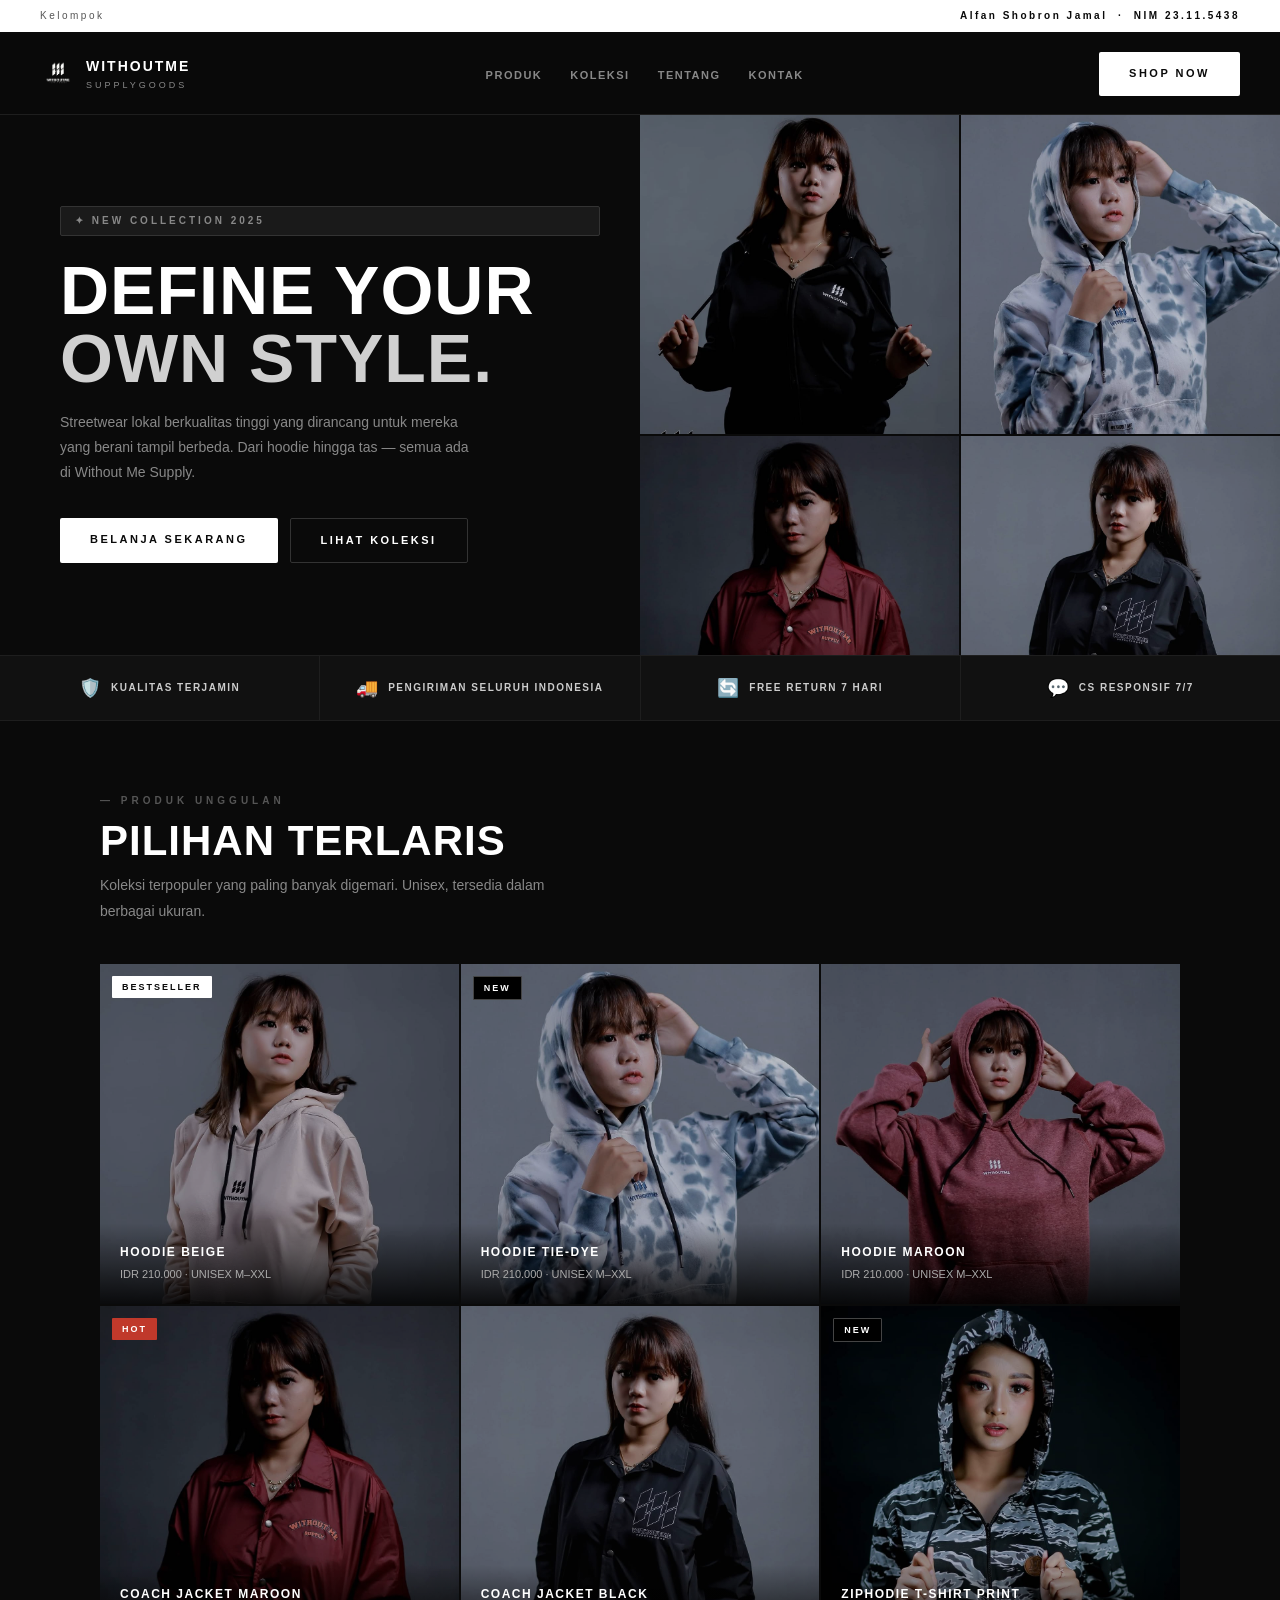
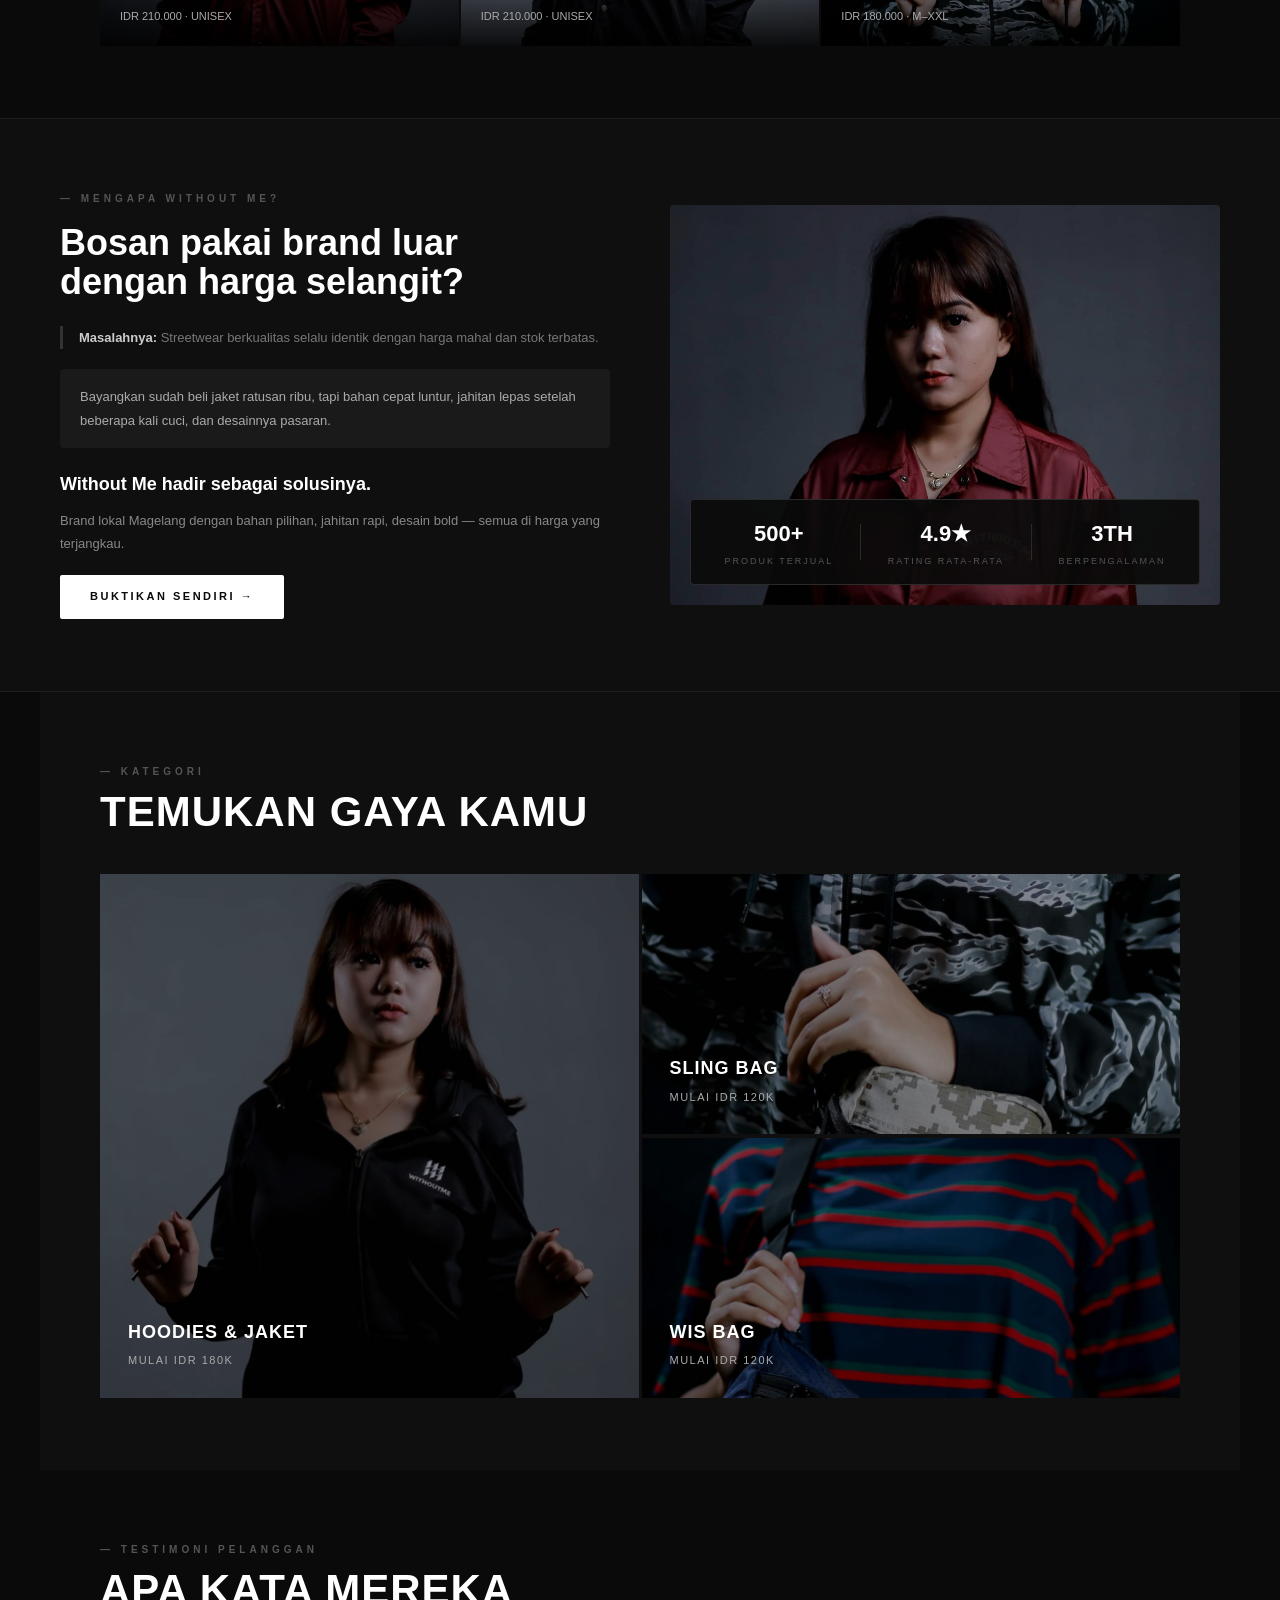
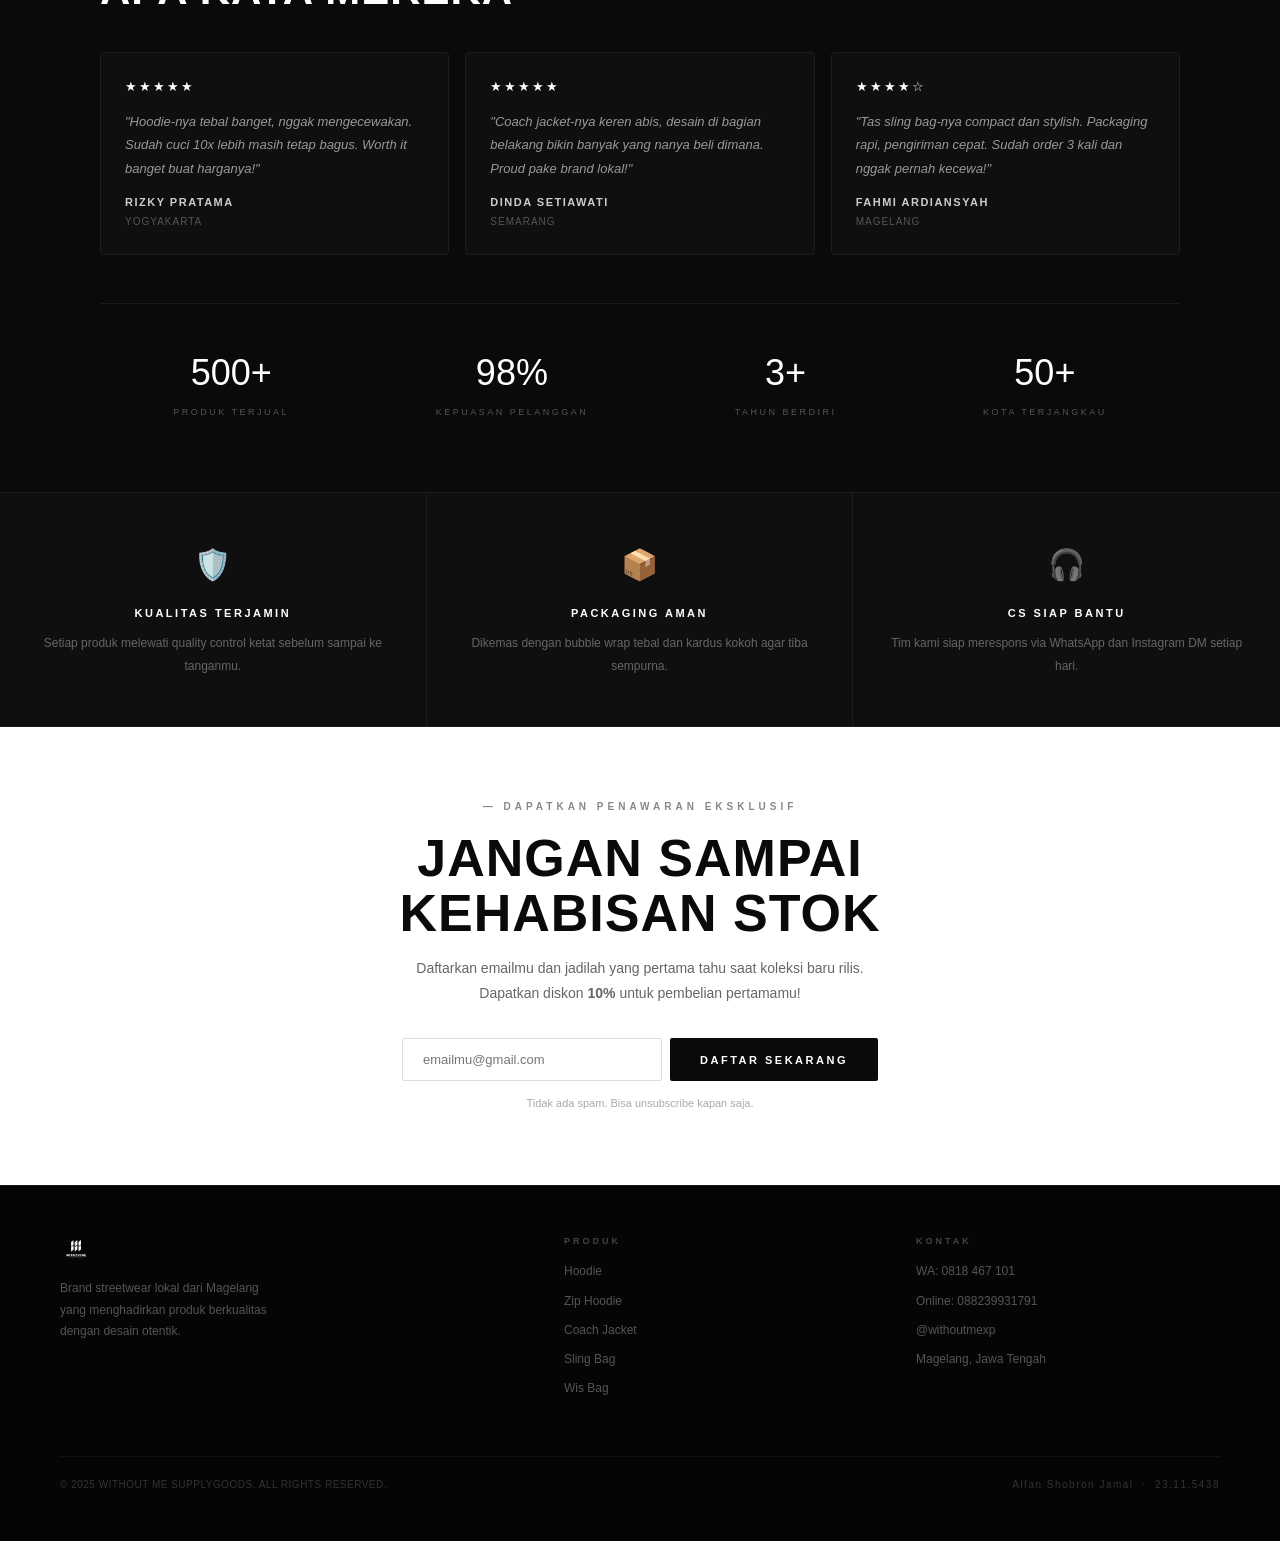
<file: withoutme-landing/index.html>
<!DOCTYPE html>
<html lang="id">
  <head>
    <meta charset="UTF-8" />
    <meta name="viewport" content="width=device-width, initial-scale=1.0" />
    <title>Without Me Supply Goods</title>
    <link rel="stylesheet" href="css/style.css" />
    <link rel="stylesheet" href="css/components.css" />
  </head>

  <body>

    <!-- ============================================================
         STUDENT INFO BAR
         Nama  : Alfan Shobron Jamal
         NIM   : 23.11.5438
    ============================================================ -->
    <div class="student-bar">
      <span class="student-bar__label">Kelompok</span>
      <span class="student-bar__name">Alfan Shobron Jamal &nbsp;·&nbsp; NIM 23.11.5438</span>
    </div>

    <!-- ============================================================
         1. NAVIGATION
    ============================================================ -->
    <nav class="navbar" id="navbar">
      <div class="navbar__logo">
        <img src="images/logo.png" alt="Without Me Supply Goods Logo" class="navbar__logo-img" />
        <div class="navbar__brand">
          <span class="navbar__brand-name">WITHOUTME</span>
          <span class="navbar__brand-sub">SUPPLYGOODS</span>
        </div>
      </div>
      <ul class="navbar__links">
        <li><a href="#produk">PRODUK</a></li>
        <li><a href="#koleksi">KOLEKSI</a></li>
        <li><a href="#tentang">TENTANG</a></li>
        <li><a href="#kontak">KONTAK</a></li>
      </ul>
      <a href="#cta" class="btn btn--primary navbar__cta">SHOP NOW</a>
      <button class="navbar__hamburger" id="hamburger" aria-label="Toggle menu">
        <span></span><span></span><span></span>
      </button>
    </nav>

    <!-- ============================================================
         2. HERO SECTION  (Headline + Hero Image + CTA)
    ============================================================ -->
    <section class="hero" id="hero">
      <div class="hero__content">
        <span class="hero__badge">✦ NEW COLLECTION 2025</span>
        <h1 class="hero__headline">
          DEFINE YOUR<br />
          <span class="hero__headline--accent">OWN STYLE.</span>
        </h1>
        <p class="hero__sub">
          Streetwear lokal berkualitas tinggi yang dirancang untuk mereka yang
          berani tampil berbeda. Dari hoodie hingga tas — semua ada di Without Me Supply.
        </p>
        <div class="hero__buttons">
          <a href="#produk" class="btn btn--primary">BELANJA SEKARANG</a>
          <a href="#koleksi" class="btn btn--outline">LIHAT KOLEKSI</a>
        </div>
      </div>
      <div class="hero__visual">
        <div class="hero__img-grid">
          <img src="images/ziphodie-black.jpg"    alt="Zip Hoodie Black" />
          <img src="images/tiedye-hoodie.jpg"     alt="Tie Dye Hoodie" />
          <img src="images/coach-jacket-maroon.jpg" alt="Coach Jacket Maroon" />
          <img src="images/coach-jacket-black.jpg"  alt="Coach Jacket Black" />
        </div>
      </div>
    </section>

    <!-- ============================================================
         3. USP BAR  (Unique Selling Proposition)
    ============================================================ -->
    <div class="usp-bar">
      <div class="usp-bar__item">
        <span class="usp-bar__icon">🛡️</span>
        <span class="usp-bar__text">KUALITAS TERJAMIN</span>
      </div>
      <div class="usp-bar__item">
        <span class="usp-bar__icon">🚚</span>
        <span class="usp-bar__text">PENGIRIMAN SELURUH INDONESIA</span>
      </div>
      <div class="usp-bar__item">
        <span class="usp-bar__icon">🔄</span>
        <span class="usp-bar__text">FREE RETURN 7 HARI</span>
      </div>
      <div class="usp-bar__item">
        <span class="usp-bar__icon">💬</span>
        <span class="usp-bar__text">CS RESPONSIF 7/7</span>
      </div>
    </div>

    <!-- ============================================================
         4. PRODUK UNGGULAN  (Product Showcase)
    ============================================================ -->
    <section class="section products" id="produk">
      <div class="section__header">
        <span class="section__label">— PRODUK UNGGULAN</span>
        <h2 class="section__title">PILIHAN TERLARIS</h2>
        <p class="section__sub">
          Koleksi terpopuler yang paling banyak digemari. Unisex, tersedia dalam berbagai ukuran.
        </p>
      </div>
      <div class="products__grid">

        <!-- Product Card -->
        <div class="product-card">
          <span class="product-card__tag">BESTSELLER</span>
          <img src="images/hoodie-beige.jpg" alt="Hoodie Beige" class="product-card__img" />
          <div class="product-card__info">
            <span class="product-card__name">HOODIE BEIGE</span>
            <span class="product-card__price">IDR 210.000 · UNISEX M–XXL</span>
          </div>
        </div>

        <div class="product-card">
          <span class="product-card__tag product-card__tag--new">NEW</span>
          <img src="images/tiedye-hoodie.jpg" alt="Hoodie Tie-Dye" class="product-card__img" />
          <div class="product-card__info">
            <span class="product-card__name">HOODIE TIE-DYE</span>
            <span class="product-card__price">IDR 210.000 · UNISEX M–XXL</span>
          </div>
        </div>

        <div class="product-card">
          <img src="images/hoodie-maroon.jpg" alt="Hoodie Maroon" class="product-card__img" />
          <div class="product-card__info">
            <span class="product-card__name">HOODIE MAROON</span>
            <span class="product-card__price">IDR 210.000 · UNISEX M–XXL</span>
          </div>
        </div>

        <div class="product-card">
          <span class="product-card__tag product-card__tag--hot">HOT</span>
          <img src="images/coach-jacket-maroon.jpg" alt="Coach Jacket Maroon" class="product-card__img" />
          <div class="product-card__info">
            <span class="product-card__name">COACH JACKET MAROON</span>
            <span class="product-card__price">IDR 210.000 · UNISEX</span>
          </div>
        </div>

        <div class="product-card">
          <img src="images/coach-jacket-black.jpg" alt="Coach Jacket Black" class="product-card__img" />
          <div class="product-card__info">
            <span class="product-card__name">COACH JACKET BLACK</span>
            <span class="product-card__price">IDR 210.000 · UNISEX</span>
          </div>
        </div>

        <div class="product-card">
          <span class="product-card__tag product-card__tag--new">NEW</span>
          <img src="images/ziphodie-tshirt-print.jpg" alt="Zip Hoodie T-Shirt Print" class="product-card__img" />
          <div class="product-card__info">
            <span class="product-card__name">ZIPHODIE T-SHIRT PRINT</span>
            <span class="product-card__price">IDR 180.000 · M–XXL</span>
          </div>
        </div>

      </div>
    </section>

    <!-- ============================================================
         5. PAS SECTION  (Problem · Agitate · Solution)
    ============================================================ -->
    <section class="pas" id="tentang">
      <div class="pas__text">
        <span class="section__label">— MENGAPA WITHOUT ME?</span>
        <h2 class="pas__title">Bosan pakai brand luar<br />dengan harga selangit?</h2>

        <div class="pas__block pas__block--problem">
          <p>
            <strong>Masalahnya:</strong> Streetwear berkualitas selalu identik dengan
            harga mahal dan stok terbatas.
          </p>
        </div>

        <div class="pas__block pas__block--agitate">
          <p>
            Bayangkan sudah beli jaket ratusan ribu, tapi bahan cepat luntur,
            jahitan lepas setelah beberapa kali cuci, dan desainnya pasaran.
          </p>
        </div>

        <div class="pas__block pas__block--solution">
          <h3>Without Me hadir sebagai solusinya.</h3>
          <p>
            Brand lokal Magelang dengan bahan pilihan, jahitan rapi,
            desain bold — semua di harga yang terjangkau.
          </p>
        </div>

        <a href="#produk" class="btn btn--primary">BUKTIKAN SENDIRI →</a>
      </div>

      <div class="pas__visual">
        <img src="images/coach-jacket-maroon.jpg" alt="Without Me Supply" class="pas__img" />
        <div class="pas__stats">
          <div class="pas__stat">
            <span class="pas__stat-num">500+</span>
            <span class="pas__stat-lbl">PRODUK TERJUAL</span>
          </div>
          <div class="pas__divider"></div>
          <div class="pas__stat">
            <span class="pas__stat-num">4.9★</span>
            <span class="pas__stat-lbl">RATING RATA-RATA</span>
          </div>
          <div class="pas__divider"></div>
          <div class="pas__stat">
            <span class="pas__stat-num">3TH</span>
            <span class="pas__stat-lbl">BERPENGALAMAN</span>
          </div>
        </div>
      </div>
    </section>

    <!-- ============================================================
         6. KATEGORI  (Categories / Collections)
    ============================================================ -->
    <section class="section categories" id="koleksi">
      <div class="section__header">
        <span class="section__label">— KATEGORI</span>
        <h2 class="section__title">TEMUKAN GAYA KAMU</h2>
      </div>
      <div class="categories__grid">
        <div class="cat-card cat-card--tall">
          <img src="images/ziphodie-black.jpg" alt="Hoodies & Jaket" />
          <div class="cat-card__label">
            <h3>HOODIES &amp; JAKET</h3>
            <p>MULAI IDR 180K</p>
          </div>
        </div>
        <div class="cat-card">
          <img src="images/sling-bag.jpg" alt="Sling Bag" />
          <div class="cat-card__label">
            <h3>SLING BAG</h3>
            <p>MULAI IDR 120K</p>
          </div>
        </div>
        <div class="cat-card">
          <img src="images/wis-bag-navi.jpg" alt="Wis Bag" />
          <div class="cat-card__label">
            <h3>WIS BAG</h3>
            <p>MULAI IDR 120K</p>
          </div>
        </div>
      </div>
    </section>

    <!-- ============================================================
         7. SOCIAL PROOF  (Testimonials)
    ============================================================ -->
    <section class="section social-proof" id="testimoni">
      <div class="section__header">
        <span class="section__label">— TESTIMONI PELANGGAN</span>
        <h2 class="section__title">APA KATA MEREKA</h2>
      </div>

      <div class="reviews__grid">

        <div class="review-card">
          <div class="review-card__stars">★★★★★</div>
          <p class="review-card__text">
            "Hoodie-nya tebal banget, nggak mengecewakan. Sudah cuci 10x lebih
            masih tetap bagus. Worth it banget buat harganya!"
          </p>
          <span class="review-card__author">RIZKY PRATAMA</span>
          <span class="review-card__location">YOGYAKARTA</span>
        </div>

        <div class="review-card">
          <div class="review-card__stars">★★★★★</div>
          <p class="review-card__text">
            "Coach jacket-nya keren abis, desain di bagian belakang bikin
            banyak yang nanya beli dimana. Proud pake brand lokal!"
          </p>
          <span class="review-card__author">DINDA SETIAWATI</span>
          <span class="review-card__location">SEMARANG</span>
        </div>

        <div class="review-card">
          <div class="review-card__stars">★★★★☆</div>
          <p class="review-card__text">
            "Tas sling bag-nya compact dan stylish. Packaging rapi, pengiriman
            cepat. Sudah order 3 kali dan nggak pernah kecewa!"
          </p>
          <span class="review-card__author">FAHMI ARDIANSYAH</span>
          <span class="review-card__location">MAGELANG</span>
        </div>

      </div>

      <!-- Trust Numbers -->
      <div class="trust-bar">
        <div class="trust-bar__item">
          <span class="trust-bar__num">500+</span>
          <span class="trust-bar__lbl">PRODUK TERJUAL</span>
        </div>
        <div class="trust-bar__item">
          <span class="trust-bar__num">98%</span>
          <span class="trust-bar__lbl">KEPUASAN PELANGGAN</span>
        </div>
        <div class="trust-bar__item">
          <span class="trust-bar__num">3+</span>
          <span class="trust-bar__lbl">TAHUN BERDIRI</span>
        </div>
        <div class="trust-bar__item">
          <span class="trust-bar__num">50+</span>
          <span class="trust-bar__lbl">KOTA TERJANGKAU</span>
        </div>
      </div>
    </section>

    <!-- ============================================================
         8. GUARANTEE  (Trust Signals)
    ============================================================ -->
    <section class="guarantee">
      <div class="guarantee__card">
        <span class="guarantee__icon">🛡️</span>
        <h4 class="guarantee__title">KUALITAS TERJAMIN</h4>
        <p class="guarantee__desc">
          Setiap produk melewati quality control ketat sebelum sampai ke tanganmu.
        </p>
      </div>
      <div class="guarantee__card">
        <span class="guarantee__icon">📦</span>
        <h4 class="guarantee__title">PACKAGING AMAN</h4>
        <p class="guarantee__desc">
          Dikemas dengan bubble wrap tebal dan kardus kokoh agar tiba sempurna.
        </p>
      </div>
      <div class="guarantee__card">
        <span class="guarantee__icon">🎧</span>
        <h4 class="guarantee__title">CS SIAP BANTU</h4>
        <p class="guarantee__desc">
          Tim kami siap merespons via WhatsApp dan Instagram DM setiap hari.
        </p>
      </div>
    </section>

    <!-- ============================================================
         9. CTA SECTION  (Call to Action — Email Signup)
    ============================================================ -->
    <section class="cta-section" id="cta">
      <span class="section__label" style="color:#888">— DAPATKAN PENAWARAN EKSKLUSIF</span>
      <h2 class="cta-section__title">JANGAN SAMPAI<br />KEHABISAN STOK</h2>
      <p class="cta-section__sub">
        Daftarkan emailmu dan jadilah yang pertama tahu saat koleksi baru rilis.
        Dapatkan diskon <strong>10%</strong> untuk pembelian pertamamu!
      </p>
      <form class="cta-section__form" id="ctaForm">
        <input
          type="email"
          placeholder="emailmu@gmail.com"
          class="cta-section__input"
          required
        />
        <button type="submit" class="btn btn--dark">DAFTAR SEKARANG</button>
      </form>
      <p class="cta-section__note">Tidak ada spam. Bisa unsubscribe kapan saja.</p>
    </section>

    <!-- ============================================================
         10. FOOTER
    ============================================================ -->
    <footer class="footer" id="kontak">
      <div class="footer__brand">
        <img src="images/logo.png" alt="Logo" class="footer__logo" />
        <p class="footer__tagline">
          Brand streetwear lokal dari Magelang yang menghadirkan
          produk berkualitas dengan desain otentik.
        </p>
      </div>
      <div class="footer__col">
        <h4 class="footer__col-title">PRODUK</h4>
        <a href="#">Hoodie</a>
        <a href="#">Zip Hoodie</a>
        <a href="#">Coach Jacket</a>
        <a href="#">Sling Bag</a>
        <a href="#">Wis Bag</a>
      </div>
      <div class="footer__col">
        <h4 class="footer__col-title">KONTAK</h4>
        <a href="https://wa.me/628184671010">WA: 0818 467 101</a>
        <a href="tel:088239931791">Online: 088239931791</a>
        <a href="#">@withoutmexp</a>
        <a href="#">Magelang, Jawa Tengah</a>
      </div>
      <div class="footer__bottom">
        <p>© 2025 WITHOUT ME SUPPLYGOODS. ALL RIGHTS RESERVED.</p>
        <p class="footer__student">Alfan Shobron Jamal &nbsp;·&nbsp; 23.11.5438</p>
      </div>
    </footer>

    <script src="js/main.js"></script>

  </body>
</html>
</file>
<file: withoutme-landing/css/style.css>
/* ============================================================
   css/style.css
   WITHOUT ME SUPPLY GOODS — Landing Page Styles
   Nama : Alfan Shobron Jamal  |  NIM : 23.11.5438
============================================================ */

/* ── 1. DESIGN TOKENS ───────────────────────────────────── */
:root {
  --color-bg:        #0a0a0a;
  --color-bg-2:      #0f0f0f;
  --color-bg-3:      #111111;
  --color-border:    #1e1e1e;
  --color-white:     #ffffff;
  --color-text:      #ffffff;
  --color-muted:     #888888;
  --color-dim:       #555555;

  --font-display:    'Bebas Neue', sans-serif;
  --font-body:       'Inter', sans-serif;

  --radius-sm:       2px;
  --radius-md:       4px;

  --max-width:       1200px;
  --section-pad:     72px 60px;
  --transition:      0.3s ease;
}

/* ── 2. RESET ────────────────────────────────────────────── */
*, *::before, *::after { box-sizing: border-box; margin: 0; padding: 0; }
html { scroll-behavior: smooth; }
body {
  background: var(--color-bg);
  color: var(--color-text);
  font-family: var(--font-body);
  font-size: 16px;
  line-height: 1.6;
  overflow-x: hidden;
}
img { display: block; width: 100%; object-fit: cover; }
a   { text-decoration: none; color: inherit; }
ul  { list-style: none; }

/* ── 3. UTILITY ──────────────────────────────────────────── */
.section {
  padding: var(--section-pad);
  max-width: var(--max-width);
  margin: 0 auto;
}
.section__label {
  display: block;
  font-size: 10px;
  letter-spacing: 4px;
  color: var(--color-dim);
  font-weight: 600;
  margin-bottom: 10px;
}
.section__title {
  font-family: var(--font-display);
  font-size: 42px;
  letter-spacing: 1px;
  margin-bottom: 10px;
  line-height: 1.05;
}
.section__sub {
  font-size: 14px;
  color: var(--color-muted);
  max-width: 500px;
  line-height: 1.8;
  margin-bottom: 40px;
}
.section__header { margin-bottom: 40px; }

/* ── 4. BUTTONS ──────────────────────────────────────────── */
.btn {
  display: inline-block;
  padding: 13px 30px;
  font-size: 11px;
  font-weight: 700;
  letter-spacing: 2.5px;
  border-radius: var(--radius-sm);
  cursor: pointer;
  transition: var(--transition);
  border: none;
  font-family: var(--font-body);
}
.btn--primary {
  background: var(--color-white);
  color: var(--color-bg);
}
.btn--primary:hover { background: #e0e0e0; }

.btn--outline {
  background: transparent;
  color: var(--color-white);
  border: 1px solid #333;
}
.btn--outline:hover { border-color: #666; }

.btn--dark {
  background: var(--color-bg);
  color: var(--color-white);
}
.btn--dark:hover { background: #222; }

/* ── 5. STUDENT BAR ──────────────────────────────────────── */
.student-bar {
  background: #fff;
  color: #0a0a0a;
  padding: 8px 40px;
  display: flex;
  justify-content: space-between;
  align-items: center;
  font-size: 10px;
  letter-spacing: 2.5px;
  font-weight: 700;
  border-bottom: 2px solid #0a0a0a;
}
.student-bar__label { color: #555; font-weight: 500; }
.student-bar__name  { color: #0a0a0a; font-weight: 800; }

/* ── 6. NAVBAR ───────────────────────────────────────────── */
.navbar {
  display: flex;
  align-items: center;
  justify-content: space-between;
  padding: 18px 40px;
  background: rgba(10, 10, 10, 0.96);
  border-bottom: 1px solid var(--color-border);
  position: sticky;
  top: 0;
  z-index: 99;
  backdrop-filter: blur(8px);
}
.navbar__logo       { display: flex; align-items: center; gap: 10px; }
.navbar__logo-img   { width: 36px; height: 36px; object-fit: contain; }
.navbar__brand-name { display: block; font-size: 14px; font-weight: 800; letter-spacing: 2px; }
.navbar__brand-sub  { display: block; font-size: 9px;  font-weight: 400; letter-spacing: 3px; color: var(--color-muted); }
.navbar__links      { display: flex; gap: 28px; }
.navbar__links a    { font-size: 11px; letter-spacing: 1.5px; font-weight: 600; color: var(--color-muted); transition: var(--transition); }
.navbar__links a:hover { color: var(--color-white); }
.navbar__cta        { font-size: 11px; }
.navbar__hamburger  { display: none; flex-direction: column; gap: 5px; background: none; border: none; cursor: pointer; }
.navbar__hamburger span { display: block; width: 22px; height: 1.5px; background: #fff; }

/* ── 7. HERO ─────────────────────────────────────────────── */
.hero {
  display: grid;
  grid-template-columns: 1fr 1fr;
  min-height: 540px;
  overflow: hidden;
}
.hero__content {
  display: flex;
  flex-direction: column;
  justify-content: center;
  padding: 60px 40px 60px 60px;
}
.hero__badge {
  display: inline-block;
  background: #1a1a1a;
  border: 1px solid #333;
  color: var(--color-muted);
  font-size: 10px;
  letter-spacing: 3px;
  padding: 6px 14px;
  border-radius: var(--radius-sm);
  margin-bottom: 20px;
  font-weight: 600;
}
.hero__headline {
  font-family: var(--font-display);
  font-size: 68px;
  line-height: 1;
  letter-spacing: 1px;
  margin-bottom: 18px;
}
.hero__headline--accent { color: #d0d0d0; }
.hero__sub {
  font-size: 14px;
  color: var(--color-muted);
  max-width: 420px;
  line-height: 1.8;
  margin-bottom: 32px;
}
.hero__buttons     { display: flex; gap: 12px; flex-wrap: wrap; }
.hero__visual      { height: 540px; overflow: hidden; }
.hero__img-grid    { display: grid; grid-template-columns: 1fr 1fr; grid-template-rows: 1fr 1fr; height: 100%; gap: 2px; }
.hero__img-grid img { height: 100%; object-position: top; filter: brightness(0.85); transition: filter var(--transition); }
.hero__img-grid img:hover { filter: brightness(1); }

/* ── 8. USP BAR ──────────────────────────────────────────── */
.usp-bar {
  display: flex;
  background: var(--color-bg-3);
  border-top: 1px solid var(--color-border);
  border-bottom: 1px solid var(--color-border);
}
.usp-bar__item {
  flex: 1;
  display: flex;
  align-items: center;
  justify-content: center;
  gap: 10px;
  padding: 18px 16px;
  border-right: 1px solid var(--color-border);
}
.usp-bar__item:last-child { border-right: none; }
.usp-bar__icon { font-size: 18px; }
.usp-bar__text { font-size: 10px; font-weight: 600; letter-spacing: 1.5px; color: #ccc; }

/* ── 9. PRODUCTS ─────────────────────────────────────────── */
.products { background: var(--color-bg); }
.products__grid {
  display: grid;
  grid-template-columns: repeat(3, 1fr);
  gap: 2px;
}
.product-card { position: relative; overflow: hidden; cursor: pointer; }
.product-card__img {
  height: 340px;
  object-position: top;
  filter: brightness(0.8);
  transition: filter var(--transition), transform 0.4s ease;
}
.product-card:hover .product-card__img { filter: brightness(1); transform: scale(1.04); }
.product-card__info {
  position: absolute;
  bottom: 0; left: 0; right: 0;
  padding: 20px;
  background: linear-gradient(to top, rgba(0,0,0,0.85) 0%, transparent 100%);
  display: flex;
  flex-direction: column;
  gap: 4px;
}
.product-card__name  { font-size: 12px; font-weight: 700; letter-spacing: 1.5px; }
.product-card__price { font-size: 11px; color: #aaa; }
.product-card__tag {
  position: absolute;
  top: 12px; left: 12px;
  background: var(--color-white);
  color: var(--color-bg);
  font-size: 9px;
  font-weight: 800;
  letter-spacing: 2px;
  padding: 4px 10px;
  border-radius: 1px;
  z-index: 2;
}
.product-card__tag--new { background: #000; color: #fff; border: 1px solid #444; }
.product-card__tag--hot { background: #c0392b; color: #fff; }

/* ── 10. PAS SECTION ─────────────────────────────────────── */
.pas {
  display: grid;
  grid-template-columns: 1fr 1fr;
  gap: 60px;
  align-items: center;
  background: var(--color-bg-2);
  border-top: 1px solid var(--color-border);
  border-bottom: 1px solid var(--color-border);
  padding: 72px 60px;
}
.pas__title {
  font-family: var(--font-display);
  font-size: 36px;
  line-height: 1.1;
  margin: 16px 0 24px;
}
.pas__block { margin-bottom: 20px; font-size: 13px; line-height: 1.8; }
.pas__block--problem { border-left: 3px solid #333; padding-left: 16px; color: #777; }
.pas__block--problem strong { color: #ccc; }
.pas__block--agitate { background: #1a1a1a; border-radius: var(--radius-md); padding: 16px 20px; color: #aaa; }
.pas__block--solution h3 { font-size: 18px; font-weight: 700; margin-bottom: 8px; }
.pas__block--solution p  { color: #888; }
.pas__visual { position: relative; }
.pas__img    { height: 400px; object-position: top; border-radius: var(--radius-md); filter: brightness(0.9); }
.pas__stats  {
  position: absolute;
  bottom: 20px; left: 20px; right: 20px;
  background: rgba(10,10,10,0.92);
  border: 1px solid #2a2a2a;
  border-radius: var(--radius-md);
  padding: 16px 20px;
  display: flex;
  align-items: center;
  justify-content: space-around;
}
.pas__stat     { text-align: center; }
.pas__stat-num { display: block; font-size: 22px; font-weight: 900; }
.pas__stat-lbl { display: block; font-size: 9px; letter-spacing: 2px; color: var(--color-dim); margin-top: 2px; }
.pas__divider  { width: 1px; height: 36px; background: #2a2a2a; }

/* ── 11. CATEGORIES ──────────────────────────────────────── */
.categories { background: var(--color-bg-2); }
.categories__grid {
  display: grid;
  grid-template-columns: 1fr 1fr;
  grid-template-rows: auto auto;
  gap: 3px;
}
.cat-card          { position: relative; overflow: hidden; cursor: pointer; }
.cat-card--tall    { grid-row: span 2; }
.cat-card img      { height: 260px; object-position: top; filter: brightness(0.6); transition: filter var(--transition), transform 0.4s ease; }
.cat-card--tall img { height: 524px; }
.cat-card:hover img { filter: brightness(0.85); transform: scale(1.04); }
.cat-card__label {
  position: absolute;
  bottom: 0; left: 0; right: 0;
  padding: 28px;
}
.cat-card__label h3 { font-size: 18px; font-weight: 800; letter-spacing: 1px; margin-bottom: 6px; }
.cat-card__label p  { font-size: 11px; color: #aaa; letter-spacing: 1.5px; }

/* ── 12. SOCIAL PROOF ────────────────────────────────────── */
.social-proof { background: var(--color-bg); }
.reviews__grid {
  display: grid;
  grid-template-columns: repeat(3, 1fr);
  gap: 16px;
  margin-bottom: 48px;
}
.review-card {
  background: var(--color-bg-2);
  border: 1px solid var(--color-border);
  border-radius: var(--radius-md);
  padding: 24px;
}
.review-card__stars    { font-size: 13px; letter-spacing: 2px; margin-bottom: 12px; }
.review-card__text     { font-size: 13px; color: #999; line-height: 1.8; margin-bottom: 14px; font-style: italic; }
.review-card__author   { display: block; font-size: 11px; font-weight: 700; letter-spacing: 1.5px; color: #ccc; }
.review-card__location { display: block; font-size: 10px; color: var(--color-dim); letter-spacing: 1px; margin-top: 2px; }
.trust-bar {
  display: flex;
  justify-content: space-around;
  padding-top: 40px;
  border-top: 1px solid #1a1a1a;
  text-align: center;
}
.trust-bar__num { display: block; font-family: var(--font-display); font-size: 36px; }
.trust-bar__lbl { display: block; font-size: 9px; letter-spacing: 2.5px; color: var(--color-dim); margin-top: 4px; }

/* ── 13. GUARANTEE ───────────────────────────────────────── */
.guarantee {
  display: grid;
  grid-template-columns: repeat(3, 1fr);
  gap: 0;
  border-top: 1px solid var(--color-border);
  border-bottom: 1px solid var(--color-border);
  background: var(--color-bg-2);
}
.guarantee__card  { text-align: center; padding: 48px 32px; border-right: 1px solid var(--color-border); }
.guarantee__card:last-child { border-right: none; }
.guarantee__icon  { font-size: 30px; margin-bottom: 16px; display: block; }
.guarantee__title { font-size: 11px; font-weight: 700; letter-spacing: 2.5px; margin-bottom: 10px; }
.guarantee__desc  { font-size: 12px; color: #666; line-height: 1.9; }

/* ── 14. CTA SECTION ─────────────────────────────────────── */
.cta-section {
  background: var(--color-white);
  color: var(--color-bg);
  padding: 72px 60px;
  text-align: center;
}
.cta-section .section__label { color: #888; }
.cta-section__title {
  font-family: var(--font-display);
  font-size: 52px;
  line-height: 1.05;
  letter-spacing: 1px;
  margin: 16px 0;
}
.cta-section__sub  { font-size: 14px; color: #666; max-width: 460px; margin: 0 auto 32px; line-height: 1.8; }
.cta-section__form { display: flex; gap: 8px; justify-content: center; flex-wrap: wrap; margin-bottom: 14px; }
.cta-section__input {
  padding: 13px 20px;
  border: 1.5px solid #ddd;
  border-radius: var(--radius-sm);
  font-size: 13px;
  width: 260px;
  outline: none;
  font-family: var(--font-body);
  transition: border-color var(--transition);
}
.cta-section__input:focus { border-color: var(--color-bg); }
.cta-section__note { font-size: 11px; color: #aaa; }

/* ── 15. FOOTER ──────────────────────────────────────────── */
.footer {
  background: #050505;
  border-top: 1px solid #1a1a1a;
  padding: 48px 60px;
  display: grid;
  grid-template-columns: 1.5fr 1fr 1fr;
  gap: 48px;
}
.footer__logo    { width: 32px; height: 32px; object-fit: contain; margin-bottom: 12px; }
.footer__tagline { font-size: 12px; color: #555; line-height: 1.8; max-width: 220px; }
.footer__col-title { font-size: 9px; letter-spacing: 3px; color: #444; font-weight: 600; margin-bottom: 14px; display: block; }
.footer__col a   { display: block; font-size: 12px; color: #555; margin-bottom: 10px; transition: color var(--transition); }
.footer__col a:hover { color: #ccc; }
.footer__bottom  {
  grid-column: 1 / -1;
  border-top: 1px solid #111;
  padding-top: 20px;
  display: flex;
  justify-content: space-between;
  align-items: center;
  font-size: 10px;
  color: #333;
  letter-spacing: 0.5px;
}
.footer__student { letter-spacing: 1.5px; }

/* ── 16. RESPONSIVE ──────────────────────────────────────── */
@media (max-width: 900px) {
  .hero, .pas { grid-template-columns: 1fr; }
  .hero__visual { height: 300px; }
  .hero__img-grid img { height: 150px; }
  .hero__headline { font-size: 48px; }
  .products__grid { grid-template-columns: repeat(2, 1fr); }
  .reviews__grid  { grid-template-columns: 1fr; }
  .guarantee      { grid-template-columns: 1fr; }
  .footer         { grid-template-columns: 1fr; gap: 32px; }
  .navbar__links, .navbar__cta { display: none; }
  .navbar__hamburger { display: flex; }
  .usp-bar { flex-wrap: wrap; }
  .usp-bar__item { flex: calc(50% - 1px); }
  .student-bar { flex-direction: column; gap: 4px; text-align: center; }
}
@media (max-width: 600px) {
  :root { --section-pad: 48px 24px; }
  .section__title { font-size: 32px; }
  .hero__content  { padding: 40px 24px; }
  .products__grid { grid-template-columns: 1fr; }
  .categories__grid { grid-template-columns: 1fr; }
  .cat-card--tall { grid-row: span 1; }
  .cat-card--tall img { height: 260px; }
  .pas { padding: 48px 24px; }
  .navbar { padding: 16px 24px; }
  .trust-bar { flex-wrap: wrap; gap: 28px; }
}
</file>
<file: withoutme-landing/css/components.css>
/* ============================================================
   css/components.css
   WITHOUT ME SUPPLY GOODS — Animations & Component States
   Nama : Alfan Shobron Jamal  |  NIM : 23.11.5438
============================================================ */

/* ── FADE-IN ON SCROLL ───────────────────────────────────── */
.reveal {
  opacity: 0;
  transform: translateY(28px);
  transition: opacity 0.6s ease, transform 0.6s ease;
}
.reveal.visible {
  opacity: 1;
  transform: translateY(0);
}
.reveal-delay-1 { transition-delay: 0.1s; }
.reveal-delay-2 { transition-delay: 0.2s; }
.reveal-delay-3 { transition-delay: 0.3s; }

/* ── NAVBAR SCROLLED STATE ───────────────────────────────── */
.navbar.scrolled {
  box-shadow: 0 2px 20px rgba(0, 0, 0, 0.4);
}

/* ── MOBILE NAV OPEN ─────────────────────────────────────── */
.mobile-nav {
  display: none;
  position: fixed;
  top: 0; left: 0; right: 0; bottom: 0;
  background: #050505;
  z-index: 200;
  flex-direction: column;
  align-items: center;
  justify-content: center;
  gap: 32px;
}
.mobile-nav.open { display: flex; }
.mobile-nav a {
  font-size: 28px;
  font-family: 'Bebas Neue', sans-serif;
  letter-spacing: 4px;
  color: #fff;
}
.mobile-nav__close {
  position: absolute;
  top: 20px; right: 28px;
  background: none;
  border: none;
  color: #fff;
  font-size: 28px;
  cursor: pointer;
}

/* ── PRODUCT CARD HOVER BADGE ────────────────────────────── */
.product-card__overlay {
  position: absolute;
  inset: 0;
  background: rgba(0,0,0,0.5);
  display: flex;
  align-items: center;
  justify-content: center;
  opacity: 0;
  transition: opacity 0.3s ease;
}
.product-card:hover .product-card__overlay { opacity: 1; }
.product-card__overlay-btn {
  background: #fff;
  color: #0a0a0a;
  padding: 10px 24px;
  font-size: 11px;
  font-weight: 700;
  letter-spacing: 2px;
  border: none;
  cursor: pointer;
  border-radius: 2px;
}

/* ── FORM SUCCESS STATE ──────────────────────────────────── */
.cta-section__form.submitted .cta-section__input,
.cta-section__form.submitted button {
  pointer-events: none;
  opacity: 0.5;
}
.success-msg {
  display: none;
  font-size: 13px;
  color: #28a745;
  font-weight: 600;
  letter-spacing: 1px;
  margin-top: 8px;
}
.success-msg.show { display: block; }
</file>
